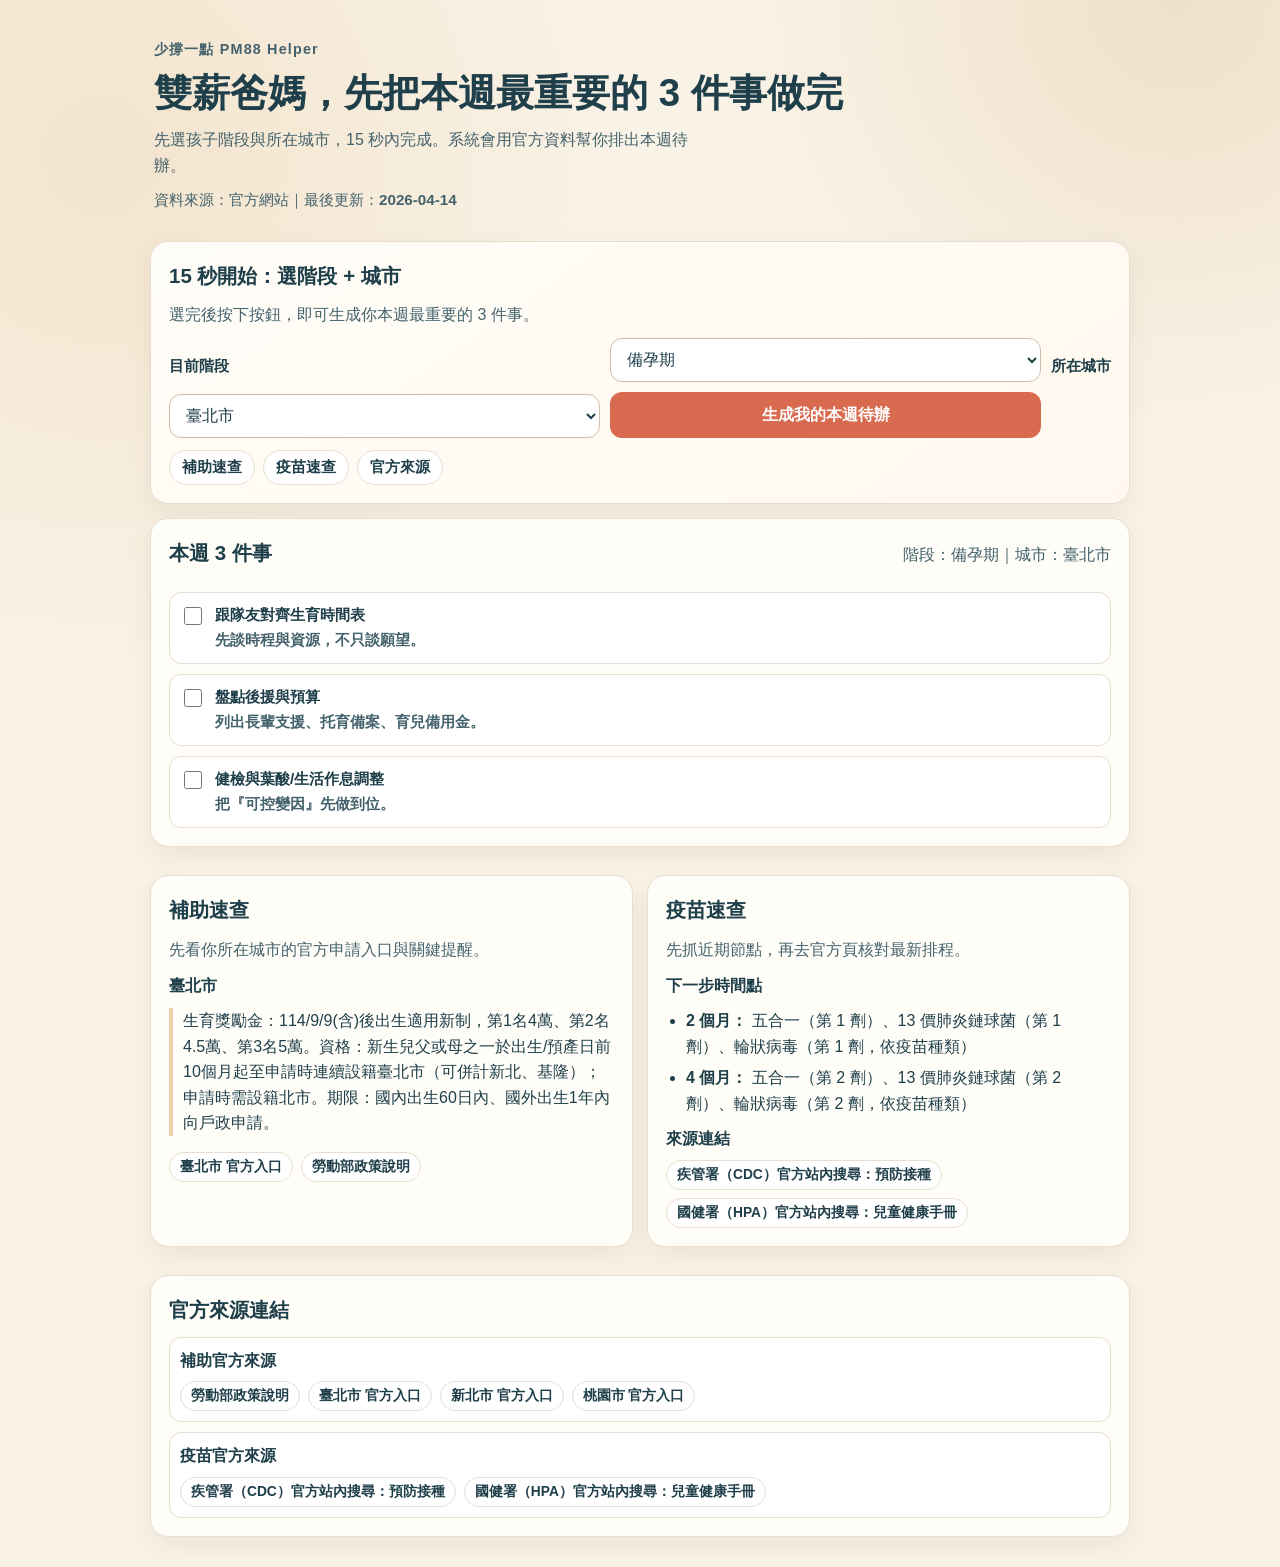
<file: index.html>
<!doctype html>
<html lang="zh-Hant">
<head>
  <meta charset="utf-8" />
  <meta name="viewport" content="width=device-width, initial-scale=1" />
  <title>少撐一點｜雙薪爸媽本週待辦</title>
  <meta name="description" content="給忙碌雙薪爸媽：15 秒選階段與城市，立即生成本週 3 件事，快速查看補助與疫苗官方資訊。" />
  <link rel="stylesheet" href="styles/main.css" />
</head>
<body>
  <a class="skip-link" href="#main-content">跳到主要內容</a>

  <header class="hero">
    <p class="eyebrow">少撐一點 PM88 Helper</p>
    <h1>雙薪爸媽，先把本週最重要的 3 件事做完</h1>
    <p class="lead">先選孩子階段與所在城市，15 秒內完成。系統會用官方資料幫你排出本週待辦。</p>
    <p class="trust-line">資料來源：官方網站｜最後更新：<strong id="last-updated">—</strong></p>
  </header>

  <main id="main-content" tabindex="-1">
    <section class="card planner" aria-labelledby="planner-title">
      <h2 id="planner-title">15 秒開始：選階段 + 城市</h2>
      <p id="planner-help" class="muted">選完後按下按鈕，即可生成你本週最重要的 3 件事。</p>
      <form id="planner-form" class="planner-form" aria-describedby="planner-help" novalidate>
        <label for="stage-select">目前階段</label>
        <select id="stage-select" required></select>

        <label for="city-select">所在城市</label>
        <select id="city-select" required></select>

        <button id="generate-btn" type="submit" class="btn-primary">生成我的本週待辦</button>
      </form>

      <div class="shortcut-row" aria-label="快速入口">
        <a class="chip-link" href="#subsidy-quick">補助速查</a>
        <a class="chip-link" href="#vaccine-quick">疫苗速查</a>
        <a class="chip-link" href="#trusted-links">官方來源</a>
      </div>
    </section>

    <section class="card todo" aria-labelledby="todo-title">
      <div class="section-head">
        <h2 id="todo-title">本週 3 件事</h2>
        <p id="todo-meta" class="muted">請先選擇階段與城市。</p>
      </div>
      <div id="todo-list" class="todo-list" role="status" aria-live="polite"></div>
    </section>

    <section class="grid-2" aria-label="補助與疫苗速查">
      <article id="subsidy-quick" class="card quick-card" aria-labelledby="subsidy-title">
        <h2 id="subsidy-title">補助速查</h2>
        <p class="muted">先看你所在城市的官方申請入口與關鍵提醒。</p>
        <div id="subsidy-quick-content"></div>
      </article>

      <article id="vaccine-quick" class="card quick-card" aria-labelledby="vaccine-title">
        <h2 id="vaccine-title">疫苗速查</h2>
        <p class="muted">先抓近期節點，再去官方頁核對最新排程。</p>
        <div id="vaccine-quick-content"></div>
      </article>
    </section>

    <section id="trusted-links" class="card" aria-labelledby="trusted-title">
      <h2 id="trusted-title">官方來源連結</h2>
      <div id="trusted-links-content" class="trusted-list"></div>
    </section>
  </main>

  <script src="scripts/app.js"></script>
</body>
</html>
</file>
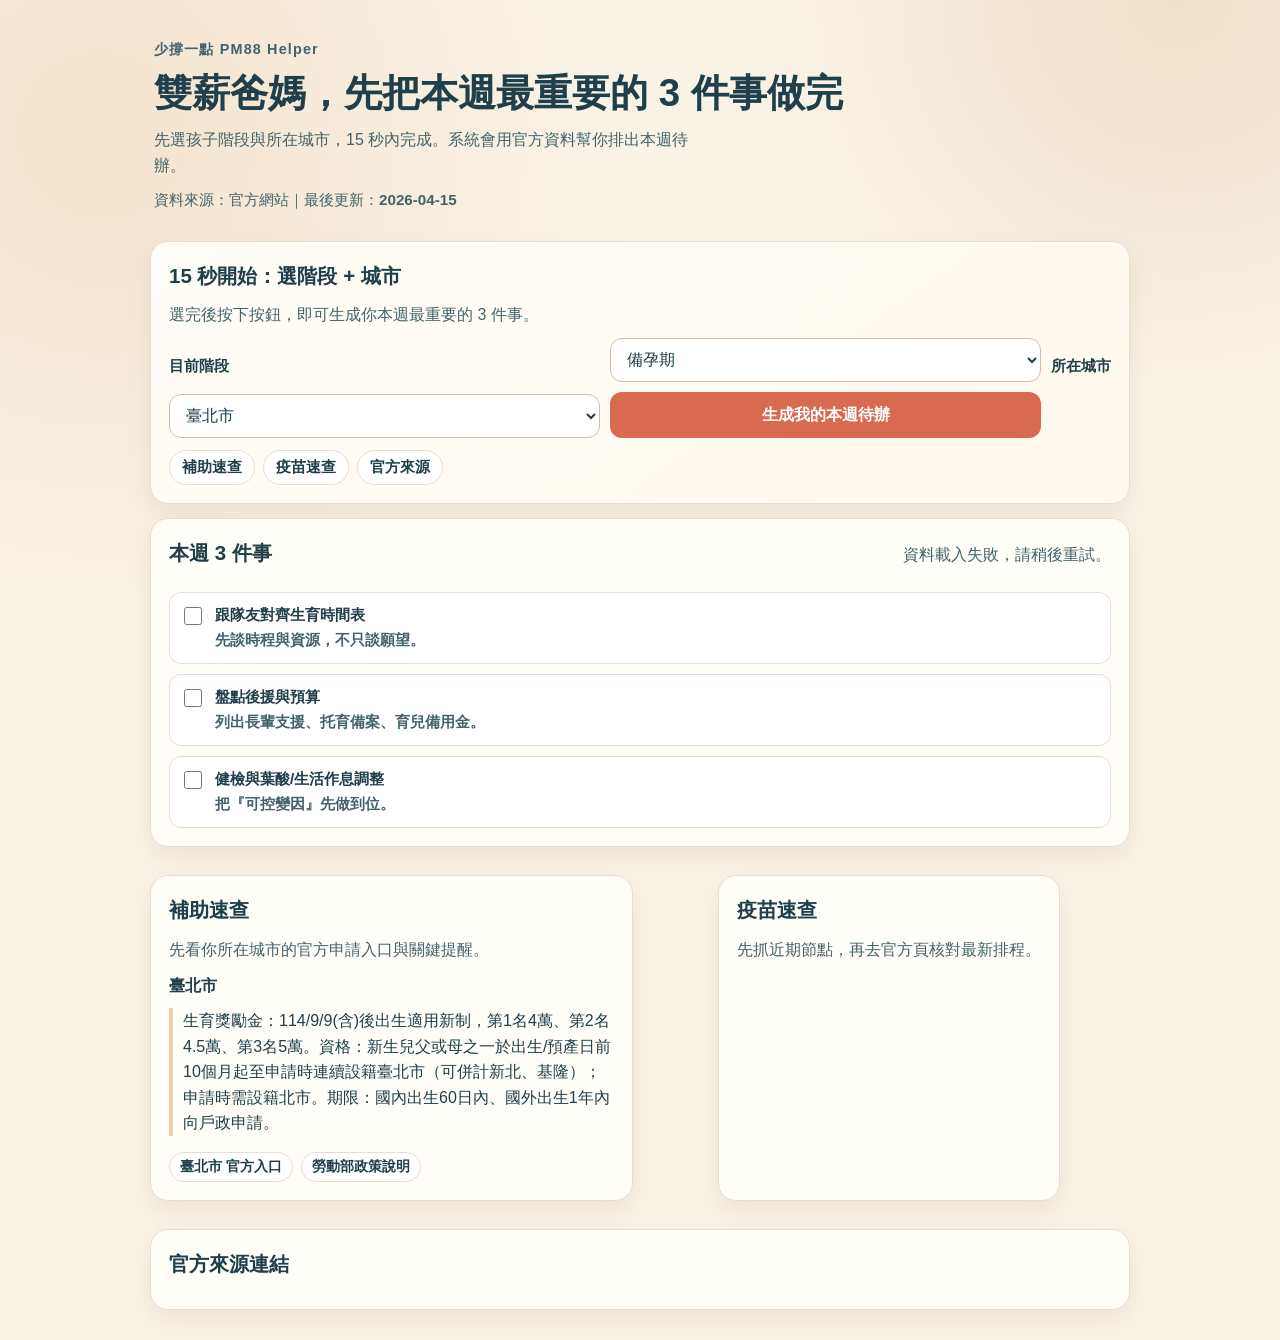
<file: v2/index.html>
<!doctype html>
<html lang="zh-Hant">
<head>
  <meta charset="utf-8" />
  <meta name="viewport" content="width=device-width, initial-scale=1" />
  <title>少撐一點｜雙薪爸媽本週待辦 (v2 preview)</title>
  <meta name="description" content="（v2 開發版）15 秒選階段與城市，生成本週 3 件事，快速查看補助與疫苗官方資訊。" />
  <link rel="stylesheet" href="styles/main.css" />
</head>
<body>
  <a class="skip-link" href="#main-content">跳到主要內容</a>

  <header class="hero">
    <p class="eyebrow">少撐一點 PM88 Helper</p>
    <h1>雙薪爸媽，先把本週最重要的 3 件事做完</h1>
    <p class="lead">先選孩子階段與所在城市，15 秒內完成。系統會用官方資料幫你排出本週待辦。</p>
    <p class="trust-line">資料來源：官方網站｜最後更新：<strong id="last-updated">—</strong></p>
  </header>

  <main id="main-content" tabindex="-1">
    <section class="card planner" aria-labelledby="planner-title">
      <h2 id="planner-title">15 秒開始：選階段 + 城市</h2>
      <p id="planner-help" class="muted">選完後按下按鈕，即可生成你本週最重要的 3 件事。</p>
      <form id="planner-form" class="planner-form" aria-describedby="planner-help" novalidate>
        <label for="stage-select">目前階段</label>
        <select id="stage-select" required></select>

        <label for="city-select">所在城市</label>
        <select id="city-select" required></select>

        <button id="generate-btn" type="submit" class="btn-primary">生成我的本週待辦</button>
      </form>

      <div class="shortcut-row" aria-label="快速入口">
        <a class="chip-link" href="#subsidy-quick">補助速查</a>
        <a class="chip-link" href="#vaccine-quick">疫苗速查</a>
        <a class="chip-link" href="#trusted-links">官方來源</a>
      </div>
    </section>

    <section class="card todo" aria-labelledby="todo-title">
      <div class="section-head">
        <h2 id="todo-title">本週 3 件事</h2>
        <p id="todo-meta" class="muted">請先選擇階段與城市。</p>
      </div>
      <div id="todo-list" class="todo-list" role="status" aria-live="polite"></div>
    </section>

    <section class="grid-2" aria-label="補助與疫苗速查">
      <article id="subsidy-quick" class="card quick-card" aria-labelledby="subsidy-title">
        <h2 id="subsidy-title">補助速查</h2>
        <p class="muted">先看你所在城市的官方申請入口與關鍵提醒。</p>
        <div id="subsidy-quick-content"></div>
      </article>

      <article id="vaccine-quick" class="card quick-card" aria-labelledby="vaccine-title">
        <h2 id="vaccine-title">疫苗速查</h2>
        <p class="muted">先抓近期節點，再去官方頁核對最新排程。</p>
        <div id="vaccine-quick-content"></div>
      </article>
    </section>

    <section id="trusted-links" class="card" aria-labelledby="trusted-title">
      <h2 id="trusted-title">官方來源連結</h2>
      <div id="trusted-links-content" class="trusted-list"></div>
    </section>
  </main>

  <script src="scripts/app.js"></script>
</body>
</html>
</file>
<file: styles/main.css>
:root {
  --bg: #f9f2e6;
  --surface: #fffdf8;
  --surface-strong: #fff8ee;
  --ink: #1f3f4a;
  --ink-soft: #43626c;
  --line: #e8ddd0;

  --primary: #d86a4f;
  --primary-hover: #c55b41;
  --ok: #0f766e;
  --focus: #1d4ed8;

  --radius-lg: 18px;
  --radius-md: 12px;
  --shadow: 0 10px 24px rgba(98, 72, 47, 0.08);
}

* {
  box-sizing: border-box;
}

html,
body {
  margin: 0;
  padding: 0;
}

body {
  font-family: "Noto Sans TC", "PingFang TC", "Microsoft JhengHei", sans-serif;
  line-height: 1.6;
  color: var(--ink);
  background:
    radial-gradient(circle at 8% 10%, #f3e4cd 0, transparent 28%),
    radial-gradient(circle at 92% 0, #efe0c9 0, transparent 22%),
    var(--bg);
  padding: 16px;
}

main,
.hero {
  max-width: 980px;
  margin: 0 auto;
}

.hero {
  padding: 22px 4px 14px;
}

.eyebrow {
  margin: 0;
  color: var(--ink-soft);
  font-size: 0.9rem;
  font-weight: 700;
  letter-spacing: 0.08em;
}

h1 {
  margin: 8px 0 10px;
  line-height: 1.25;
  font-size: clamp(1.7rem, 4vw, 2.4rem);
}

.lead {
  margin: 0;
  max-width: 62ch;
  color: var(--ink-soft);
}

.trust-line {
  margin: 10px 0 0;
  color: var(--ink-soft);
  font-size: 0.95rem;
}

.card {
  background: var(--surface);
  border: 1px solid var(--line);
  border-radius: var(--radius-lg);
  box-shadow: var(--shadow);
  padding: 18px;
  margin: 14px auto;
}

.planner {
  background: linear-gradient(145deg, var(--surface), var(--surface-strong));
}

h2 {
  margin-top: 0;
  margin-bottom: 10px;
  font-size: 1.28rem;
}

.planner-form {
  display: grid;
  grid-template-columns: 1fr 1fr auto;
  gap: 10px;
  align-items: end;
}

#planner-help {
  margin: 0 0 10px;
}

label {
  display: block;
  font-weight: 700;
  font-size: 0.95rem;
  margin-bottom: 4px;
}

select,
button,
a {
  font: inherit;
}

select {
  width: 100%;
  padding: 10px 12px;
  border-radius: var(--radius-md);
  border: 1px solid #cfbea9;
  background: #fff;
  color: var(--ink);
  min-height: 44px;
}

.btn-primary {
  border: 0;
  border-radius: var(--radius-md);
  min-height: 44px;
  padding: 10px 16px;
  background: var(--primary);
  color: #fff;
  font-weight: 800;
  cursor: pointer;
  white-space: nowrap;
}

.btn-primary:hover {
  background: var(--primary-hover);
}

.shortcut-row {
  margin-top: 12px;
  display: flex;
  gap: 8px;
  flex-wrap: wrap;
}

.chip-link {
  text-decoration: none;
  border: 1px solid var(--line);
  background: #fff;
  color: var(--ink);
  border-radius: 999px;
  padding: 5px 12px;
  font-size: 0.92rem;
  font-weight: 700;
}

.chip-link:hover {
  border-color: #cdb69d;
}

.muted {
  margin: 0;
  color: var(--ink-soft);
}

.section-head {
  display: flex;
  justify-content: space-between;
  gap: 10px;
  align-items: baseline;
  flex-wrap: wrap;
}

.todo-list {
  margin-top: 12px;
  display: grid;
  gap: 10px;
}

.todo-item {
  border: 1px solid var(--line);
  border-radius: var(--radius-md);
  padding: 10px;
  background: #fff;
}

.todo-item label {
  display: flex;
  gap: 10px;
  align-items: flex-start;
  margin: 0;
  cursor: pointer;
}

.todo-item:focus-within {
  border-color: #cab18f;
  box-shadow: 0 0 0 2px rgba(202, 177, 143, 0.25);
}

.todo-item input[type="checkbox"] {
  margin-top: 4px;
  width: 18px;
  height: 18px;
}

.todo-item p {
  margin: 2px 0 0;
  color: var(--ink-soft);
  font-size: 0.93rem;
}

.todo-links {
  margin-top: 8px;
  display: flex;
  gap: 8px;
  flex-wrap: wrap;
}

.pill {
  display: inline-block;
  text-decoration: none;
  border: 1px solid var(--line);
  border-radius: 999px;
  padding: 3px 10px;
  background: #fff;
  color: var(--ink);
  font-size: 0.86rem;
  font-weight: 700;
}

.grid-2 {
  max-width: 980px;
  margin: 0 auto;
  display: grid;
  grid-template-columns: 1fr 1fr;
  gap: 14px;
}

.quick-card ul {
  margin: 10px 0 0 20px;
  padding: 0;
}

.quick-subtitle {
  margin: 10px 0 6px;
  font-size: 1rem;
}

.quick-card li {
  margin: 6px 0;
}

.city-summary {
  border-left: 4px solid #edcfad;
  padding-left: 10px;
  margin-top: 10px;
}

.trusted-list {
  display: grid;
  gap: 10px;
}

.trusted-list .trust-item {
  border: 1px solid var(--line);
  border-radius: var(--radius-md);
  padding: 10px;
  background: #fff;
}

.trusted-list .trust-item h3 {
  margin: 0 0 6px;
  font-size: 1rem;
}

.skip-link {
  position: absolute;
  left: -999px;
  top: 8px;
  z-index: 1000;
  background: #fff;
  color: #111827;
  border: 2px solid var(--focus);
  border-radius: 10px;
  padding: 8px 12px;
}

.skip-link:focus {
  left: 8px;
}

#main-content:focus {
  outline: none;
}

a:focus-visible,
button:focus-visible,
select:focus-visible,
input:focus-visible {
  outline: 3px solid var(--focus);
  outline-offset: 2px;
}

.is-placeholder {
  opacity: 0.7;
  pointer-events: none;
}

@media (max-width: 860px) {
  .planner-form {
    grid-template-columns: 1fr;
  }

  .grid-2 {
    grid-template-columns: 1fr;
  }

  .section-head {
    align-items: flex-start;
  }
}
</file>
<file: v2/styles/main.css>
:root {
  --bg: #f9f2e6;
  --surface: #fffdf8;
  --surface-strong: #fff8ee;
  --ink: #1f3f4a;
  --ink-soft: #43626c;
  --line: #e8ddd0;

  --primary: #d86a4f;
  --primary-hover: #c55b41;
  --ok: #0f766e;
  --focus: #1d4ed8;

  --radius-lg: 18px;
  --radius-md: 12px;
  --shadow: 0 10px 24px rgba(98, 72, 47, 0.08);
}

* {
  box-sizing: border-box;
}

html,
body {
  margin: 0;
  padding: 0;
}

body {
  font-family: "Noto Sans TC", "PingFang TC", "Microsoft JhengHei", sans-serif;
  line-height: 1.6;
  color: var(--ink);
  background:
    radial-gradient(circle at 8% 10%, #f3e4cd 0, transparent 28%),
    radial-gradient(circle at 92% 0, #efe0c9 0, transparent 22%),
    var(--bg);
  padding: 16px;
}

main,
.hero {
  max-width: 980px;
  margin: 0 auto;
}

.hero {
  padding: 22px 4px 14px;
}

.eyebrow {
  margin: 0;
  color: var(--ink-soft);
  font-size: 0.9rem;
  font-weight: 700;
  letter-spacing: 0.08em;
}

h1 {
  margin: 8px 0 10px;
  line-height: 1.25;
  font-size: clamp(1.7rem, 4vw, 2.4rem);
}

.lead {
  margin: 0;
  max-width: 62ch;
  color: var(--ink-soft);
}

.trust-line {
  margin: 10px 0 0;
  color: var(--ink-soft);
  font-size: 0.95rem;
}

.card {
  background: var(--surface);
  border: 1px solid var(--line);
  border-radius: var(--radius-lg);
  box-shadow: var(--shadow);
  padding: 18px;
  margin: 14px auto;
}

.planner {
  background: linear-gradient(145deg, var(--surface), var(--surface-strong));
}

h2 {
  margin-top: 0;
  margin-bottom: 10px;
  font-size: 1.28rem;
}

.planner-form {
  display: grid;
  grid-template-columns: 1fr 1fr auto;
  gap: 10px;
  align-items: end;
}

#planner-help {
  margin: 0 0 10px;
}

label {
  display: block;
  font-weight: 700;
  font-size: 0.95rem;
  margin-bottom: 4px;
}

select,
button,
a {
  font: inherit;
}

select {
  width: 100%;
  padding: 10px 12px;
  border-radius: var(--radius-md);
  border: 1px solid #cfbea9;
  background: #fff;
  color: var(--ink);
  min-height: 44px;
}

.btn-primary {
  border: 0;
  border-radius: var(--radius-md);
  min-height: 44px;
  padding: 10px 16px;
  background: var(--primary);
  color: #fff;
  font-weight: 800;
  cursor: pointer;
  white-space: nowrap;
}

.btn-primary:hover {
  background: var(--primary-hover);
}

.shortcut-row {
  margin-top: 12px;
  display: flex;
  gap: 8px;
  flex-wrap: wrap;
}

.chip-link {
  text-decoration: none;
  border: 1px solid var(--line);
  background: #fff;
  color: var(--ink);
  border-radius: 999px;
  padding: 5px 12px;
  font-size: 0.92rem;
  font-weight: 700;
}

.chip-link:hover {
  border-color: #cdb69d;
}

.muted {
  margin: 0;
  color: var(--ink-soft);
}

.section-head {
  display: flex;
  justify-content: space-between;
  gap: 10px;
  align-items: baseline;
  flex-wrap: wrap;
}

.todo-list {
  margin-top: 12px;
  display: grid;
  gap: 10px;
}

.todo-item {
  border: 1px solid var(--line);
  border-radius: var(--radius-md);
  padding: 10px;
  background: #fff;
}

.todo-item label {
  display: flex;
  gap: 10px;
  align-items: flex-start;
  margin: 0;
  cursor: pointer;
}

.todo-item:focus-within {
  border-color: #cab18f;
  box-shadow: 0 0 0 2px rgba(202, 177, 143, 0.25);
}

.todo-item input[type="checkbox"] {
  margin-top: 4px;
  width: 18px;
  height: 18px;
}

.todo-item p {
  margin: 2px 0 0;
  color: var(--ink-soft);
  font-size: 0.93rem;
}

.todo-links {
  margin-top: 8px;
  display: flex;
  gap: 8px;
  flex-wrap: wrap;
}

.pill {
  display: inline-block;
  text-decoration: none;
  border: 1px solid var(--line);
  border-radius: 999px;
  padding: 3px 10px;
  background: #fff;
  color: var(--ink);
  font-size: 0.86rem;
  font-weight: 700;
}

.grid-2 {
  max-width: 980px;
  margin: 0 auto;
  display: grid;
  grid-template-columns: 1fr 1fr;
  gap: 14px;
}

.quick-card ul {
  margin: 10px 0 0 20px;
  padding: 0;
}

.quick-subtitle {
  margin: 10px 0 6px;
  font-size: 1rem;
}

.quick-card li {
  margin: 6px 0;
}

.city-summary {
  border-left: 4px solid #edcfad;
  padding-left: 10px;
  margin-top: 10px;
}

.trusted-list {
  display: grid;
  gap: 10px;
}

.trusted-list .trust-item {
  border: 1px solid var(--line);
  border-radius: var(--radius-md);
  padding: 10px;
  background: #fff;
}

.trusted-list .trust-item h3 {
  margin: 0 0 6px;
  font-size: 1rem;
}

.skip-link {
  position: absolute;
  left: -999px;
  top: 8px;
  z-index: 1000;
  background: #fff;
  color: #111827;
  border: 2px solid var(--focus);
  border-radius: 10px;
  padding: 8px 12px;
}

.skip-link:focus {
  left: 8px;
}

#main-content:focus {
  outline: none;
}

a:focus-visible,
button:focus-visible,
select:focus-visible,
input:focus-visible {
  outline: 3px solid var(--focus);
  outline-offset: 2px;
}

.is-placeholder {
  opacity: 0.7;
  pointer-events: none;
}

@media (max-width: 860px) {
  .planner-form {
    grid-template-columns: 1fr;
  }

  .grid-2 {
    grid-template-columns: 1fr;
  }

  .section-head {
    align-items: flex-start;
  }
}
</file>
